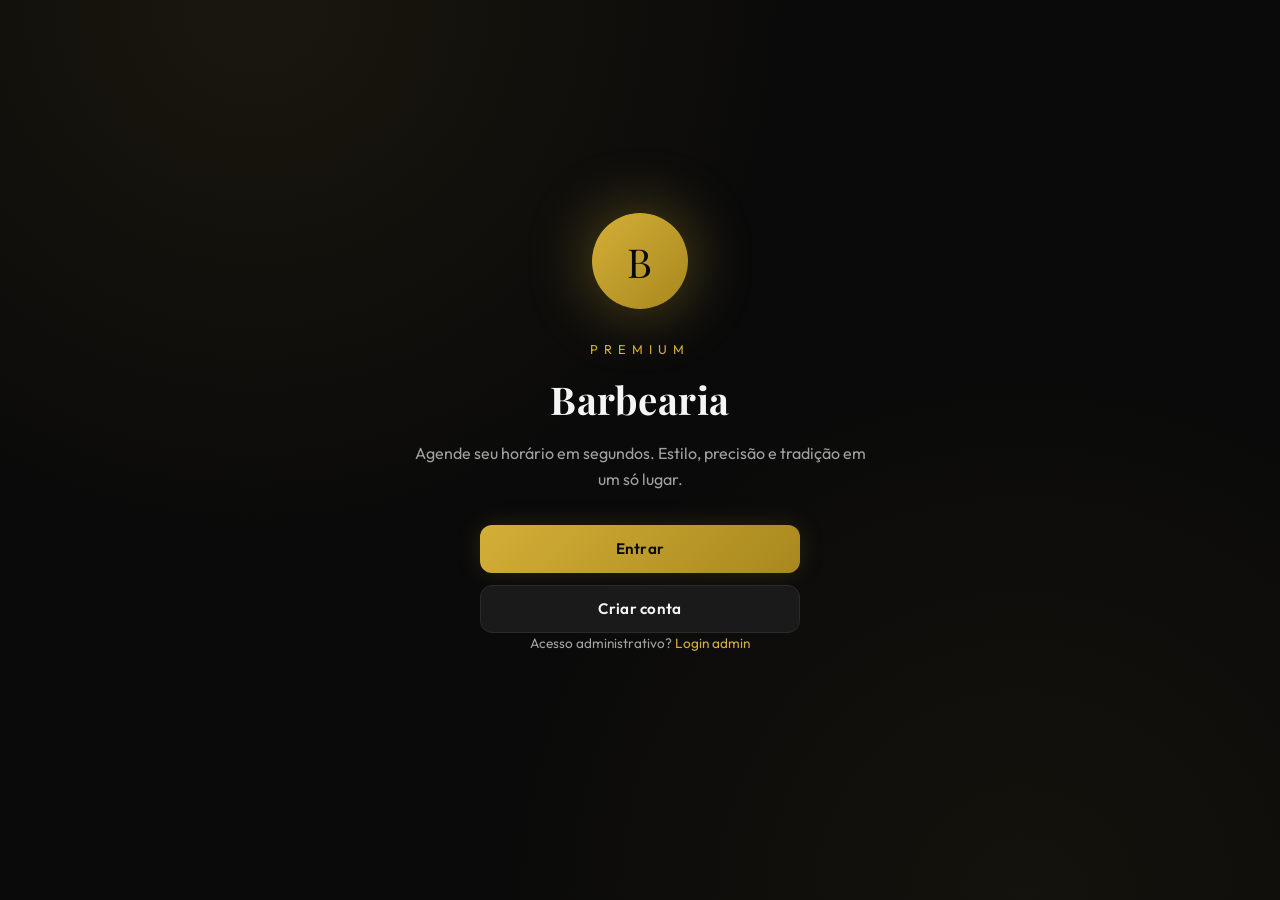
<file: index.html>
<!DOCTYPE html>
<html lang="pt-BR">
<head>
  <meta charset="UTF-8">
  <meta name="viewport" content="width=device-width, initial-scale=1, viewport-fit=cover">
  <meta name="theme-color" content="#0a0a0a">
  <meta name="description" content="Barbearia Premium — Agendamento online">
  <link rel="manifest" href="manifest.json">
  <link rel="apple-touch-icon" href="assets/icon-192.png">
  <link rel="icon" type="image/png" href="assets/icon-192.png">
  <link rel="stylesheet" href="css/styles.css">
  <title>Barbearia Premium</title>
</head>
<body>

  <main class="hero">
    <div class="hero-icon serif">B</div>
    <div class="hero-tag">Premium</div>
    <h1 class="serif">Barbearia</h1>
    <p>Agende seu horário em segundos. Estilo, precisão e tradição em um só lugar.</p>

    <div class="hero-actions">
      <a href="login.html" class="btn btn-primary btn-block">Entrar</a>
      <a href="login.html?modo=cadastro" class="btn btn-secondary btn-block">Criar conta</a>
    </div>

    <p class="text-sm text-muted mt-3">Acesso administrativo? <a href="login.html?role=admin">Login admin</a></p>
  </main>

  <button id="installBtn" class="btn btn-primary hidden">
    <span style="font-size:1.2rem">⬇</span> Instalar app
  </button>

  <script type="module">
    import { registrarSW, habilitarBotaoInstalar } from './js/pwa.js';
    import { auth, onAuthStateChanged } from './js/firebase-config.js';
    import { carregarPerfil } from './js/auth.js';

    registrarSW();
    habilitarBotaoInstalar('installBtn');

    // Auto-redirect se já estiver logado
    onAuthStateChanged(auth, async (user) => {
      if (!user) return;
      try {
        const perfil = await carregarPerfil(user.uid);
        if (!perfil) return;
        if (perfil.role === 'admin') window.location.replace('dashboard.html');
        else window.location.replace('agendamento.html');
      } catch (err) { console.warn(err); }
    });
  </script>
</body>
</html>
</file>
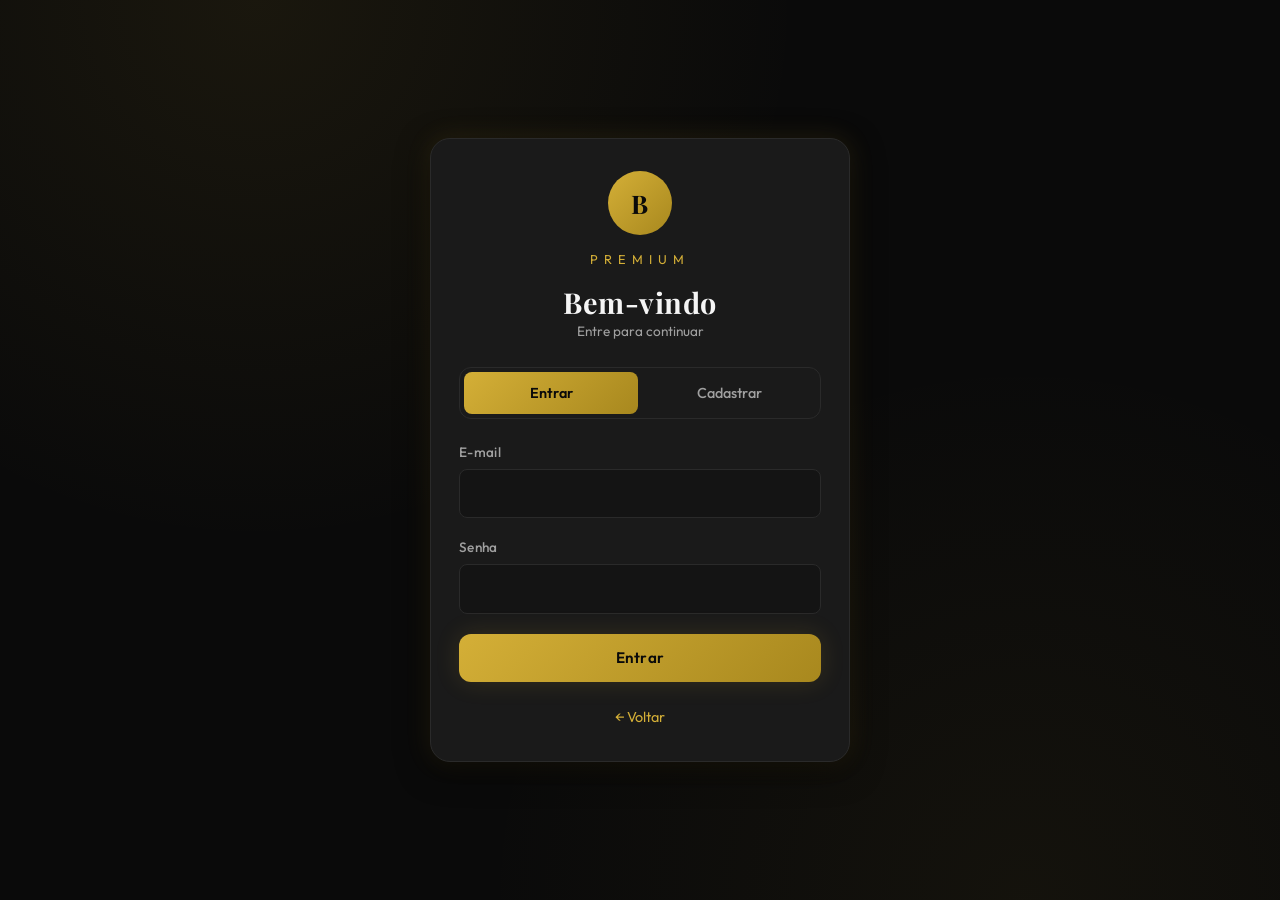
<file: login.html>
<!DOCTYPE html>
<html lang="pt-BR">
<head>
  <meta charset="UTF-8">
  <meta name="viewport" content="width=device-width, initial-scale=1, viewport-fit=cover">
  <meta name="theme-color" content="#0a0a0a">
  <link rel="manifest" href="manifest.json">
  <link rel="apple-touch-icon" href="assets/icon-192.png">
  <link rel="icon" type="image/png" href="assets/icon-192.png">
  <link rel="stylesheet" href="css/styles.css">
  <title>Acessar — Barbearia Premium</title>
</head>
<body>

  <main class="auth-container">
    <div class="auth-card">
      <div class="auth-header">
        <div class="brand-icon serif">B</div>
        <div class="hero-tag">Premium</div>
        <h1 class="serif" style="font-size:1.8rem;margin-top:0.5rem;" id="tituloAuth">Bem-vindo</h1>
        <p class="text-sm text-muted" id="subtituloAuth">Entre para continuar</p>
      </div>

      <!-- Tabs Login / Cadastro -->
      <div class="tabs" id="tabsAuth">
        <button class="tab active" data-modo="login" type="button">Entrar</button>
        <button class="tab" data-modo="cadastro" type="button">Cadastrar</button>
      </div>

      <!-- LOGIN -->
      <div id="formLogin">
        <div class="form-group">
          <label class="form-label" for="loginEmail">E-mail</label>
          <input type="email" id="loginEmail" class="form-input" autocomplete="email" required>
        </div>
        <div class="form-group">
          <label class="form-label" for="loginSenha">Senha</label>
          <input type="password" id="loginSenha" class="form-input" autocomplete="current-password" required>
        </div>
        <button class="btn btn-primary btn-block" id="btnLogin" type="button">Entrar</button>
      </div>

      <!-- CADASTRO -->
      <div id="formCadastro" class="hidden">
        <div class="form-group">
          <label class="form-label" for="cadNome">Nome completo</label>
          <input type="text" id="cadNome" class="form-input" autocomplete="name" required>
        </div>
        <div class="form-group">
          <label class="form-label" for="cadTel">Telefone (com DDD)</label>
          <input type="tel" id="cadTel" class="form-input" placeholder="(00) 00000-0000" autocomplete="tel" required>
        </div>
        <div class="form-group">
          <label class="form-label" for="cadEmail">E-mail</label>
          <input type="email" id="cadEmail" class="form-input" autocomplete="email" required>
        </div>
        <div class="form-group">
          <label class="form-label" for="cadSenha">Senha (mín. 6 caracteres)</label>
          <input type="password" id="cadSenha" class="form-input" autocomplete="new-password" required>
        </div>
        <button class="btn btn-primary btn-block" id="btnCadastrar" type="button">Criar conta</button>
      </div>

      <p class="auth-footer">
        <a href="index.html">← Voltar</a>
      </p>
    </div>
  </main>

  <button id="installBtn" class="btn btn-primary hidden">
    <span style="font-size:1.2rem">⬇</span> Instalar app
  </button>

  <script type="module">
    import { login, cadastrar, mensagemErroAuth, carregarPerfil } from './js/auth.js';
    import { auth, onAuthStateChanged } from './js/firebase-config.js';
    import { toastError, toastSuccess, showLoading, hideLoading, formatarTelefone, limparTelefone } from './js/utils.js';
    import { registrarSW, habilitarBotaoInstalar } from './js/pwa.js';

    registrarSW();
    habilitarBotaoInstalar('installBtn');

    // Já logado? redireciona
    onAuthStateChanged(auth, async (user) => {
      if (!user) return;
      try {
        const p = await carregarPerfil(user.uid);
        if (!p) return;
        window.location.replace(p.role === 'admin' ? 'dashboard.html' : 'agendamento.html');
      } catch (err) {}
    });

    // Param ?modo=cadastro|login
    const params = new URLSearchParams(location.search);
    const modoInicial = params.get('modo') === 'cadastro' ? 'cadastro' : 'login';
    const ehAdmin = params.get('role') === 'admin';

    function alternarModo(modo) {
      document.querySelectorAll('[data-modo]').forEach((b) => b.classList.toggle('active', b.dataset.modo === modo));
      document.getElementById('formLogin').classList.toggle('hidden', modo !== 'login');
      document.getElementById('formCadastro').classList.toggle('hidden', modo !== 'cadastro');
      document.getElementById('tituloAuth').textContent = modo === 'login' ? 'Bem-vindo' : 'Criar conta';
      document.getElementById('subtituloAuth').textContent = modo === 'login' ? 'Entre para continuar' : 'É rápido e gratuito';
    }
    alternarModo(modoInicial);
    document.querySelectorAll('[data-modo]').forEach((b) => b.addEventListener('click', () => alternarModo(b.dataset.modo)));

    // Login
    document.getElementById('btnLogin').addEventListener('click', async () => {
      const email = document.getElementById('loginEmail').value;
      const senha = document.getElementById('loginSenha').value;
      if (!email || !senha) { toastError('Preencha e-mail e senha.'); return; }
      try {
        showLoading('Entrando...');
        const { perfil } = await login(email, senha);
        hideLoading();
        toastSuccess(`Olá, ${perfil.nome.split(' ')[0]}!`);
        setTimeout(() => {
          window.location.replace(perfil.role === 'admin' ? 'dashboard.html' : 'agendamento.html');
        }, 600);
      } catch (err) {
        hideLoading();
        toastError(mensagemErroAuth(err));
      }
    });

    // Cadastro (sempre como cliente; admin é criado direto via Firebase Console)
    document.getElementById('btnCadastrar').addEventListener('click', async () => {
      const nome = document.getElementById('cadNome').value;
      const tel  = document.getElementById('cadTel').value;
      const email = document.getElementById('cadEmail').value;
      const senha = document.getElementById('cadSenha').value;
      try {
        showLoading('Criando conta...');
        const { perfil } = await cadastrar({ nome, email, senha, telefone: tel, role: 'cliente' });
        hideLoading();
        toastSuccess('Conta criada! Bem-vindo(a)!');
        setTimeout(() => window.location.replace('agendamento.html'), 700);
      } catch (err) {
        hideLoading();
        toastError(mensagemErroAuth(err));
      }
    });

    // Máscara de telefone (cadastro)
    const telInput = document.getElementById('cadTel');
    telInput.addEventListener('input', (e) => {
      const v = limparTelefone(e.target.value).slice(0, 11);
      e.target.value = formatarTelefone(v);
    });

    // Enter submete
    document.getElementById('formLogin').addEventListener('keydown', (e) => {
      if (e.key === 'Enter') document.getElementById('btnLogin').click();
    });
    document.getElementById('formCadastro').addEventListener('keydown', (e) => {
      if (e.key === 'Enter') document.getElementById('btnCadastrar').click();
    });
  </script>
</body>
</html>
</file>
<file: css/styles.css>
/* ========================================
   BARBEARIA PREMIUM - Estilos Globais
   Tema: Preto + Dourado (Luxo)
   ======================================== */

@import url('https://fonts.googleapis.com/css2?family=Playfair+Display:wght@500;700&family=Outfit:wght@300;400;500;600;700&display=swap');

:root {
  --preto: #0a0a0a;
  --preto-2: #141414;
  --preto-3: #1c1c1c;
  --card: #1a1a1a;
  --card-hover: #222;
  --borda: #2a2a2a;
  --borda-clara: #333;
  --dourado: #d4af37;
  --dourado-claro: #f4d76e;
  --dourado-escuro: #a8881e;
  --texto: #f5f5f5;
  --texto-2: #a0a0a0;
  --texto-3: #666;
  --sucesso: #4ade80;
  --erro: #f87171;
  --aviso: #fbbf24;
  --info: #60a5fa;
  --sombra: 0 8px 32px rgba(0, 0, 0, 0.6);
  --sombra-dourada: 0 0 24px rgba(212, 175, 55, 0.15);
  --raio: 12px;
  --raio-sm: 8px;
  --raio-lg: 20px;
  --transicao: 0.25s cubic-bezier(0.4, 0, 0.2, 1);
}

* {
  margin: 0;
  padding: 0;
  box-sizing: border-box;
  -webkit-tap-highlight-color: transparent;
}

html, body {
  font-family: 'Outfit', system-ui, -apple-system, sans-serif;
  background: var(--preto);
  color: var(--texto);
  min-height: 100vh;
  min-height: -webkit-fill-available;
  overflow-x: hidden;
  -webkit-font-smoothing: antialiased;
  -moz-osx-font-smoothing: grayscale;
  font-weight: 400;
}

body {
  background:
    radial-gradient(circle at 20% 0%, rgba(212, 175, 55, 0.08), transparent 40%),
    radial-gradient(circle at 80% 100%, rgba(212, 175, 55, 0.05), transparent 40%),
    var(--preto);
}

.serif { font-family: 'Playfair Display', serif; letter-spacing: 0.5px; }

/* ===== Tipografia ===== */
h1, h2, h3, h4 { font-family: 'Playfair Display', serif; font-weight: 700; letter-spacing: 0.5px; }
h1 { font-size: clamp(1.6rem, 5vw, 2.4rem); }
h2 { font-size: 1.4rem; margin-bottom: 1rem; }
h3 { font-size: 1.1rem; }
p  { line-height: 1.6; color: var(--texto-2); }
a  { color: var(--dourado); text-decoration: none; }

/* ===== Container ===== */
.container {
  width: 100%;
  max-width: 1200px;
  margin: 0 auto;
  padding: 1rem;
}

/* ===== Botões ===== */
.btn {
  display: inline-flex;
  align-items: center;
  justify-content: center;
  gap: 8px;
  padding: 0.85rem 1.5rem;
  border-radius: var(--raio);
  border: none;
  cursor: pointer;
  font-family: inherit;
  font-weight: 600;
  font-size: 0.95rem;
  letter-spacing: 0.3px;
  transition: all var(--transicao);
  text-decoration: none;
  -webkit-user-select: none;
  user-select: none;
  min-height: 48px;
}

.btn-primary {
  background: linear-gradient(135deg, var(--dourado), var(--dourado-escuro));
  color: var(--preto);
  box-shadow: var(--sombra-dourada);
}
.btn-primary:hover { transform: translateY(-2px); box-shadow: 0 0 32px rgba(212, 175, 55, 0.4); }
.btn-primary:active { transform: translateY(0); }
.btn-primary:disabled { opacity: 0.5; cursor: not-allowed; transform: none; }

.btn-secondary {
  background: var(--card);
  color: var(--texto);
  border: 1px solid var(--borda);
}
.btn-secondary:hover { background: var(--card-hover); border-color: var(--dourado); }

.btn-ghost {
  background: transparent;
  color: var(--texto-2);
  border: 1px solid var(--borda);
}
.btn-ghost:hover { color: var(--dourado); border-color: var(--dourado); }

.btn-danger {
  background: rgba(248, 113, 113, 0.1);
  color: var(--erro);
  border: 1px solid rgba(248, 113, 113, 0.3);
}
.btn-danger:hover { background: rgba(248, 113, 113, 0.2); }

.btn-block { width: 100%; }
.btn-sm { padding: 0.5rem 1rem; font-size: 0.85rem; min-height: 36px; }

/* ===== Cards ===== */
.card {
  background: var(--card);
  border: 1px solid var(--borda);
  border-radius: var(--raio);
  padding: 1.5rem;
  transition: all var(--transicao);
}
.card-hover:hover { border-color: var(--dourado); transform: translateY(-2px); }
.card-glass {
  background: rgba(26, 26, 26, 0.6);
  backdrop-filter: blur(12px);
  -webkit-backdrop-filter: blur(12px);
}

/* ===== Inputs ===== */
.form-group { margin-bottom: 1.25rem; }
.form-label {
  display: block;
  margin-bottom: 0.5rem;
  font-size: 0.85rem;
  font-weight: 500;
  color: var(--texto-2);
  letter-spacing: 0.3px;
}
.form-input,
.form-select,
.form-textarea {
  width: 100%;
  padding: 0.85rem 1rem;
  background: var(--preto-2);
  border: 1px solid var(--borda);
  border-radius: var(--raio-sm);
  color: var(--texto);
  font-family: inherit;
  font-size: 1rem;
  transition: all var(--transicao);
  min-height: 48px;
}
.form-input:focus,
.form-select:focus,
.form-textarea:focus {
  outline: none;
  border-color: var(--dourado);
  background: var(--preto-3);
  box-shadow: 0 0 0 3px rgba(212, 175, 55, 0.1);
}
.form-input::placeholder { color: var(--texto-3); }
.form-textarea { resize: vertical; min-height: 100px; }
.form-select {
  appearance: none;
  background-image: url("data:image/svg+xml,%3Csvg xmlns='http://www.w3.org/2000/svg' width='12' height='8' viewBox='0 0 12 8'%3E%3Cpath fill='%23d4af37' d='M6 8L0 0h12z'/%3E%3C/svg%3E");
  background-repeat: no-repeat;
  background-position: right 1rem center;
  padding-right: 2.5rem;
  cursor: pointer;
}

/* ===== Logo / brand ===== */
.brand {
  display: flex;
  align-items: center;
  gap: 12px;
  font-family: 'Playfair Display', serif;
}
.brand-icon {
  width: 40px;
  height: 40px;
  display: flex;
  align-items: center;
  justify-content: center;
  background: linear-gradient(135deg, var(--dourado), var(--dourado-escuro));
  border-radius: 50%;
  color: var(--preto);
  font-weight: 700;
  font-size: 1.2rem;
}
.brand-name { font-size: 1.3rem; font-weight: 700; }
.brand-tag { font-size: 0.7rem; color: var(--dourado); letter-spacing: 3px; text-transform: uppercase; }

/* ===== Navbar ===== */
.navbar {
  display: flex;
  align-items: center;
  justify-content: space-between;
  padding: 1rem 1.25rem;
  background: rgba(10, 10, 10, 0.85);
  backdrop-filter: blur(12px);
  -webkit-backdrop-filter: blur(12px);
  border-bottom: 1px solid var(--borda);
  position: sticky;
  top: 0;
  z-index: 100;
}

/* ===== Tabs ===== */
.tabs {
  display: flex;
  gap: 4px;
  background: var(--card);
  padding: 4px;
  border-radius: var(--raio);
  margin-bottom: 1.5rem;
  overflow-x: auto;
  border: 1px solid var(--borda);
  scrollbar-width: none;
}
.tabs::-webkit-scrollbar { display: none; }
.tab {
  flex: 1;
  min-width: max-content;
  padding: 0.75rem 1rem;
  background: transparent;
  border: none;
  color: var(--texto-2);
  font-family: inherit;
  font-size: 0.9rem;
  font-weight: 500;
  cursor: pointer;
  border-radius: var(--raio-sm);
  transition: all var(--transicao);
  white-space: nowrap;
}
.tab.active {
  background: linear-gradient(135deg, var(--dourado), var(--dourado-escuro));
  color: var(--preto);
  font-weight: 600;
}
.tab:not(.active):hover { color: var(--texto); }

.tab-content { display: none; }
.tab-content.active { display: block; animation: fadeIn 0.3s ease; }

/* ===== Badges ===== */
.badge {
  display: inline-flex;
  align-items: center;
  gap: 4px;
  padding: 4px 10px;
  border-radius: 999px;
  font-size: 0.75rem;
  font-weight: 600;
  letter-spacing: 0.3px;
}
.badge-success { background: rgba(74, 222, 128, 0.15); color: var(--sucesso); }
.badge-danger  { background: rgba(248, 113, 113, 0.15); color: var(--erro); }
.badge-warning { background: rgba(251, 191, 36, 0.15); color: var(--aviso); }
.badge-info    { background: rgba(96, 165, 250, 0.15); color: var(--info); }
.badge-gold    { background: rgba(212, 175, 55, 0.15); color: var(--dourado); }

/* ===== Stat Cards ===== */
.stats-grid {
  display: grid;
  grid-template-columns: repeat(auto-fit, minmax(160px, 1fr));
  gap: 12px;
  margin-bottom: 1.5rem;
}
.stat-card {
  background: var(--card);
  border: 1px solid var(--borda);
  border-radius: var(--raio);
  padding: 1.25rem;
  position: relative;
  overflow: hidden;
  transition: all var(--transicao);
}
.stat-card::before {
  content: '';
  position: absolute;
  top: 0; left: 0;
  width: 4px; height: 100%;
  background: var(--dourado);
}
.stat-card:hover { border-color: var(--dourado); transform: translateY(-2px); }
.stat-label {
  font-size: 0.75rem;
  color: var(--texto-2);
  text-transform: uppercase;
  letter-spacing: 1px;
  margin-bottom: 0.5rem;
}
.stat-value {
  font-family: 'Playfair Display', serif;
  font-size: 1.75rem;
  font-weight: 700;
  color: var(--dourado);
}
.stat-sub { font-size: 0.8rem; color: var(--texto-3); margin-top: 4px; }

/* ===== Listas / agendamentos ===== */
.list { display: flex; flex-direction: column; gap: 8px; }
.list-item {
  display: flex;
  align-items: center;
  gap: 12px;
  padding: 1rem;
  background: var(--card);
  border: 1px solid var(--borda);
  border-radius: var(--raio);
  transition: all var(--transicao);
}
.list-item:hover { border-color: var(--dourado); background: var(--card-hover); }
.list-item-icon {
  width: 44px;
  height: 44px;
  display: flex;
  align-items: center;
  justify-content: center;
  background: rgba(212, 175, 55, 0.1);
  border-radius: 50%;
  color: var(--dourado);
  font-weight: 600;
  flex-shrink: 0;
}
.list-item-body { flex: 1; min-width: 0; }
.list-item-title { font-weight: 600; margin-bottom: 2px; }
.list-item-sub { font-size: 0.85rem; color: var(--texto-2); }
.list-item-actions { display: flex; gap: 4px; flex-shrink: 0; }
.icon-btn {
  width: 36px;
  height: 36px;
  display: flex;
  align-items: center;
  justify-content: center;
  background: transparent;
  border: 1px solid var(--borda);
  border-radius: var(--raio-sm);
  color: var(--texto-2);
  cursor: pointer;
  transition: all var(--transicao);
}
.icon-btn:hover { color: var(--dourado); border-color: var(--dourado); }
.icon-btn.danger:hover { color: var(--erro); border-color: var(--erro); }

/* ===== Slot horários ===== */
.slots-grid {
  display: grid;
  grid-template-columns: repeat(auto-fill, minmax(80px, 1fr));
  gap: 8px;
  margin-top: 1rem;
}
.slot {
  padding: 0.75rem 0.5rem;
  background: var(--card);
  border: 1px solid var(--borda);
  border-radius: var(--raio-sm);
  color: var(--texto);
  font-family: inherit;
  font-weight: 500;
  cursor: pointer;
  text-align: center;
  transition: all var(--transicao);
  font-variant-numeric: tabular-nums;
}
.slot:hover:not(:disabled) { border-color: var(--dourado); transform: translateY(-2px); }
.slot.selected {
  background: linear-gradient(135deg, var(--dourado), var(--dourado-escuro));
  color: var(--preto);
  border-color: var(--dourado);
  font-weight: 600;
}
.slot:disabled {
  opacity: 0.3;
  cursor: not-allowed;
  text-decoration: line-through;
}

/* ===== Modais ===== */
.modal-overlay {
  position: fixed;
  inset: 0;
  background: rgba(0, 0, 0, 0.85);
  backdrop-filter: blur(8px);
  -webkit-backdrop-filter: blur(8px);
  display: flex;
  align-items: center;
  justify-content: center;
  z-index: 1000;
  padding: 1rem;
  animation: fadeIn 0.2s ease;
}
.modal {
  background: var(--preto-2);
  border: 1px solid var(--borda);
  border-radius: var(--raio-lg);
  width: 100%;
  max-width: 500px;
  max-height: 90vh;
  overflow-y: auto;
  padding: 1.5rem;
  animation: slideUp 0.3s ease;
  box-shadow: var(--sombra);
}
.modal-header {
  display: flex;
  align-items: center;
  justify-content: space-between;
  margin-bottom: 1.25rem;
  padding-bottom: 1rem;
  border-bottom: 1px solid var(--borda);
}
.modal-title { font-family: 'Playfair Display', serif; font-size: 1.3rem; font-weight: 700; }
.modal-close {
  width: 36px;
  height: 36px;
  display: flex;
  align-items: center;
  justify-content: center;
  background: transparent;
  border: 1px solid var(--borda);
  border-radius: 50%;
  color: var(--texto-2);
  cursor: pointer;
  font-size: 1.2rem;
  transition: all var(--transicao);
}
.modal-close:hover { color: var(--erro); border-color: var(--erro); }

/* ===== Toast ===== */
.toast-container {
  position: fixed;
  top: 1rem;
  left: 50%;
  transform: translateX(-50%);
  z-index: 9999;
  display: flex;
  flex-direction: column;
  gap: 8px;
  pointer-events: none;
  width: calc(100% - 2rem);
  max-width: 400px;
}
.toast {
  background: var(--preto-3);
  border: 1px solid var(--borda);
  border-left: 4px solid var(--dourado);
  border-radius: var(--raio);
  padding: 0.85rem 1rem;
  box-shadow: var(--sombra);
  animation: slideDown 0.3s ease;
  pointer-events: auto;
  font-size: 0.9rem;
}
.toast.success { border-left-color: var(--sucesso); }
.toast.error { border-left-color: var(--erro); }
.toast.warning { border-left-color: var(--aviso); }

/* ===== Loading ===== */
.spinner {
  width: 24px;
  height: 24px;
  border: 3px solid rgba(212, 175, 55, 0.2);
  border-top-color: var(--dourado);
  border-radius: 50%;
  animation: spin 0.8s linear infinite;
}
.loading-overlay {
  position: fixed;
  inset: 0;
  background: rgba(10, 10, 10, 0.9);
  display: flex;
  align-items: center;
  justify-content: center;
  z-index: 9999;
  flex-direction: column;
  gap: 1rem;
  backdrop-filter: blur(8px);
}

/* ===== Empty state ===== */
.empty {
  text-align: center;
  padding: 3rem 1rem;
  color: var(--texto-3);
}
.empty-icon { font-size: 3rem; margin-bottom: 1rem; opacity: 0.5; }
.empty-title { font-size: 1.1rem; color: var(--texto-2); margin-bottom: 0.5rem; }

/* ===== Animações ===== */
@keyframes fadeIn { from { opacity: 0; } to { opacity: 1; } }
@keyframes slideUp { from { opacity: 0; transform: translateY(20px); } to { opacity: 1; transform: translateY(0); } }
@keyframes slideDown { from { opacity: 0; transform: translateY(-20px); } to { opacity: 1; transform: translateY(0); } }
@keyframes spin { to { transform: rotate(360deg); } }
@keyframes pulse { 0%, 100% { opacity: 1; } 50% { opacity: 0.5; } }

/* ===== Install button (PWA) ===== */
#installBtn {
  position: fixed;
  bottom: 1.5rem;
  right: 1.5rem;
  z-index: 500;
  display: none;
  box-shadow: var(--sombra);
}
#installBtn.show { display: inline-flex; animation: slideUp 0.4s ease; }

/* ===== Helpers ===== */
.hidden { display: none !important; }
.text-center { text-align: center; }
.text-gold { color: var(--dourado); }
.text-muted { color: var(--texto-2); }
.text-sm { font-size: 0.85rem; }
.mt-1 { margin-top: 0.5rem; }
.mt-2 { margin-top: 1rem; }
.mt-3 { margin-top: 1.5rem; }
.mb-2 { margin-bottom: 1rem; }
.mb-3 { margin-bottom: 1.5rem; }
.flex { display: flex; }
.flex-between { display: flex; align-items: center; justify-content: space-between; }
.gap-1 { gap: 0.5rem; }
.gap-2 { gap: 1rem; }
.grid-2 { display: grid; grid-template-columns: 1fr 1fr; gap: 1rem; }
@media (max-width: 480px) { .grid-2 { grid-template-columns: 1fr; } }

/* ===== Splash / Hero ===== */
.hero {
  min-height: 100vh;
  display: flex;
  flex-direction: column;
  align-items: center;
  justify-content: center;
  padding: 2rem 1.5rem;
  text-align: center;
  position: relative;
}
.hero-icon {
  width: 96px;
  height: 96px;
  display: flex;
  align-items: center;
  justify-content: center;
  background: linear-gradient(135deg, var(--dourado), var(--dourado-escuro));
  border-radius: 50%;
  margin-bottom: 2rem;
  font-size: 2.5rem;
  color: var(--preto);
  box-shadow: 0 0 64px rgba(212, 175, 55, 0.4);
  animation: pulseGlow 3s ease-in-out infinite;
}
@keyframes pulseGlow {
  0%, 100% { box-shadow: 0 0 64px rgba(212, 175, 55, 0.4); }
  50% { box-shadow: 0 0 80px rgba(212, 175, 55, 0.6); }
}
.hero h1 { margin-bottom: 1rem; }
.hero-tag {
  letter-spacing: 6px;
  text-transform: uppercase;
  color: var(--dourado);
  font-size: 0.8rem;
  margin-bottom: 1rem;
}
.hero p { max-width: 460px; margin: 0 auto 2rem; }
.hero-actions { display: flex; flex-direction: column; gap: 12px; width: 100%; max-width: 320px; }

/* ===== Auth pages ===== */
.auth-container {
  min-height: 100vh;
  display: flex;
  align-items: center;
  justify-content: center;
  padding: 1rem;
}
.auth-card {
  width: 100%;
  max-width: 420px;
  padding: 2rem 1.75rem;
  background: var(--card);
  border: 1px solid var(--borda);
  border-radius: var(--raio-lg);
  box-shadow: var(--sombra), var(--sombra-dourada);
}
.auth-header { text-align: center; margin-bottom: 1.5rem; }
.auth-header .brand-icon { width: 64px; height: 64px; font-size: 1.6rem; margin: 0 auto 1rem; }
.auth-footer { text-align: center; margin-top: 1.5rem; font-size: 0.9rem; color: var(--texto-2); }

/* ===== Bottom nav (mobile) ===== */
.bottom-nav {
  position: fixed;
  bottom: 0;
  left: 0;
  right: 0;
  background: rgba(10, 10, 10, 0.95);
  backdrop-filter: blur(20px);
  -webkit-backdrop-filter: blur(20px);
  border-top: 1px solid var(--borda);
  display: none;
  z-index: 90;
  padding-bottom: env(safe-area-inset-bottom);
}
.bottom-nav-inner { display: flex; }
.bottom-nav-item {
  flex: 1;
  padding: 0.75rem 0.25rem;
  display: flex;
  flex-direction: column;
  align-items: center;
  gap: 4px;
  background: transparent;
  border: none;
  color: var(--texto-2);
  cursor: pointer;
  font-family: inherit;
  font-size: 0.7rem;
  transition: color var(--transicao);
}
.bottom-nav-item.active { color: var(--dourado); }
.bottom-nav-icon { font-size: 1.3rem; line-height: 1; }
@media (max-width: 768px) {
  .bottom-nav { display: block; }
  body { padding-bottom: 70px; }
}

/* ===== Sidebar (desktop) ===== */
.layout {
  display: grid;
  grid-template-columns: 1fr;
  min-height: 100vh;
}
@media (min-width: 1024px) {
  .layout { grid-template-columns: 240px 1fr; }
  .sidebar { display: flex !important; }
}
.sidebar {
  display: none;
  flex-direction: column;
  background: var(--preto-2);
  border-right: 1px solid var(--borda);
  padding: 1.5rem 1rem;
  position: sticky;
  top: 0;
  height: 100vh;
}
.sidebar-nav { display: flex; flex-direction: column; gap: 4px; margin-top: 2rem; }
.sidebar-link {
  display: flex;
  align-items: center;
  gap: 12px;
  padding: 0.75rem 1rem;
  border-radius: var(--raio-sm);
  color: var(--texto-2);
  text-decoration: none;
  cursor: pointer;
  transition: all var(--transicao);
  font-weight: 500;
  background: transparent;
  border: none;
  font-family: inherit;
  font-size: 0.95rem;
  width: 100%;
  text-align: left;
}
.sidebar-link:hover { background: var(--card); color: var(--texto); }
.sidebar-link.active { background: rgba(212, 175, 55, 0.1); color: var(--dourado); }

/* ===== Print ===== */
@media print {
  body { background: white; color: black; }
  .navbar, .bottom-nav, .sidebar { display: none !important; }
}
</file>
